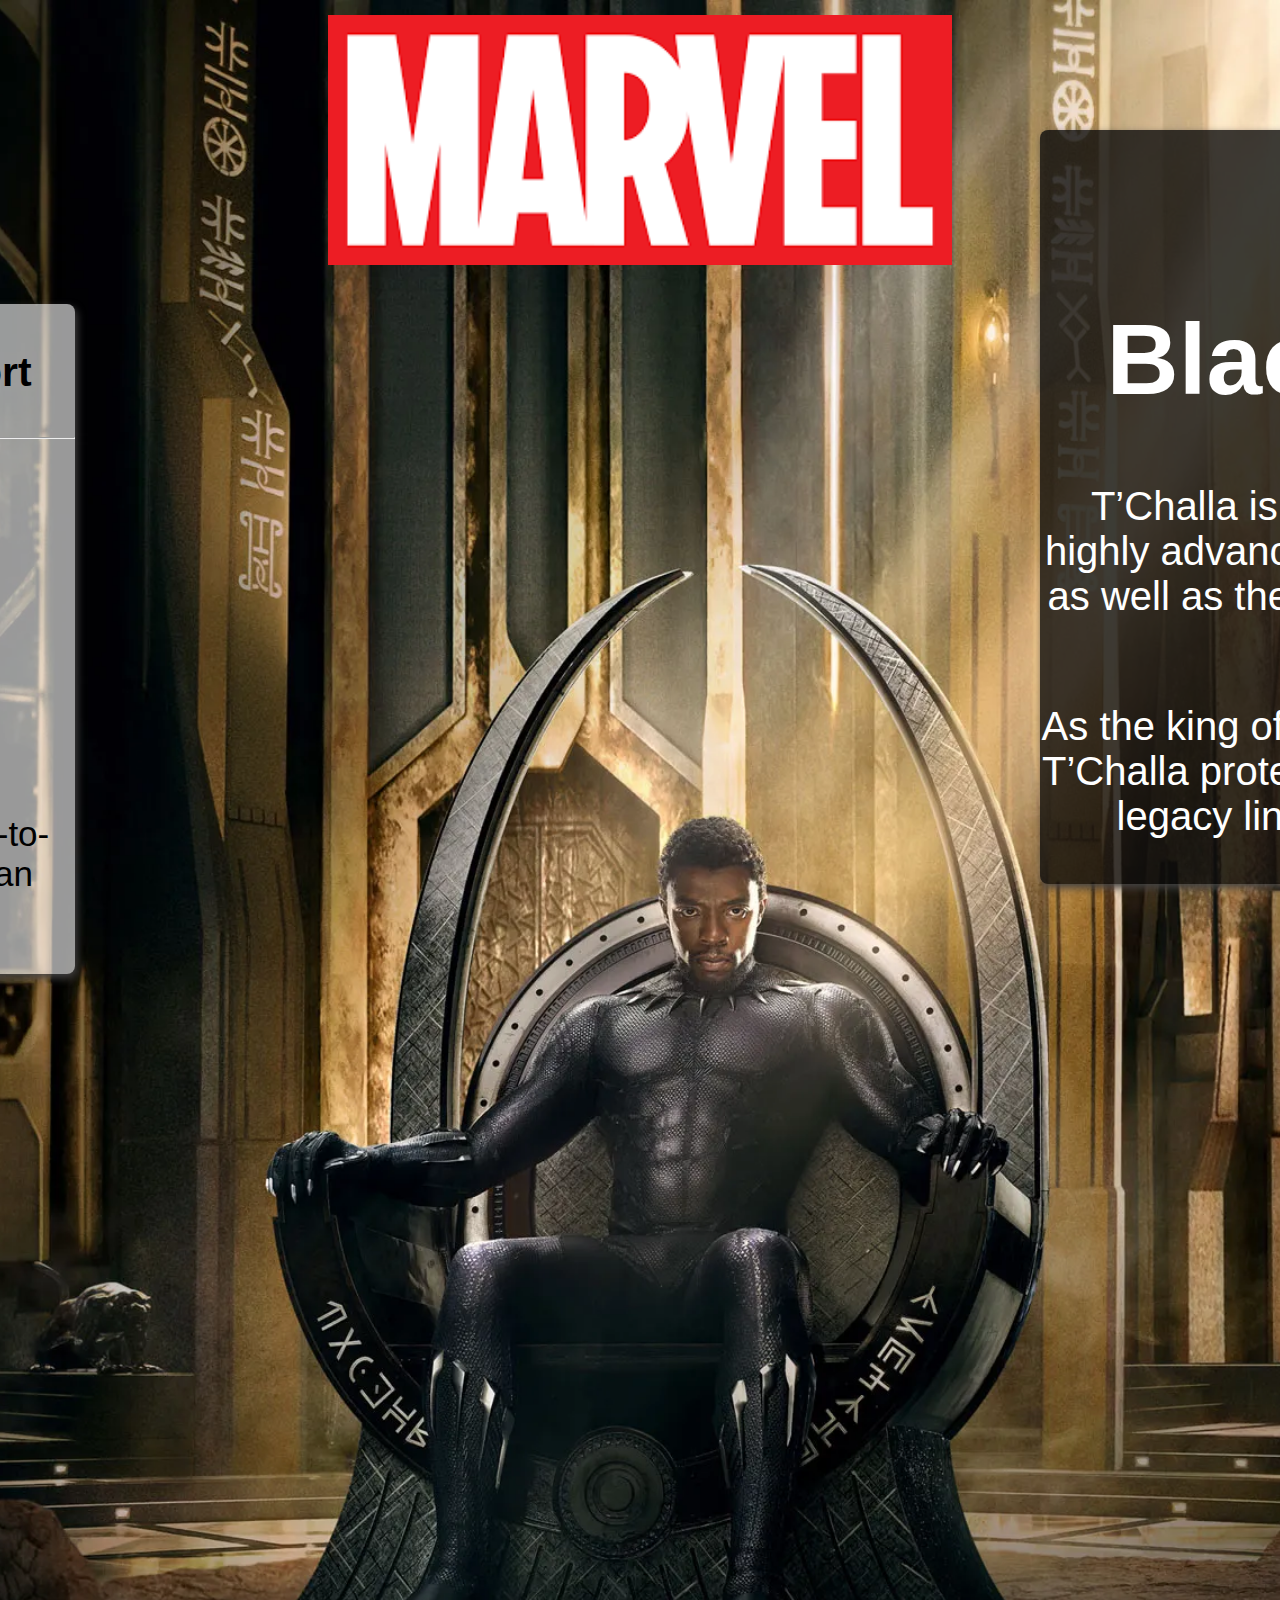
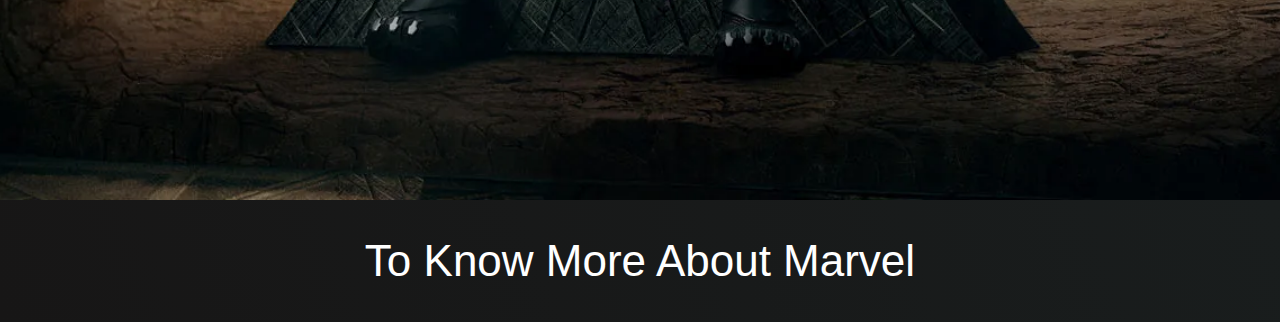
<file: black-panther.html>
<!DOCTYPE html>
<html lang="en">
<head>
    <meta charset="UTF-8">
    <meta name="viewport" content="width=device-width, initial-scale=1.0">
    <title>black-panther</title>
    <link rel="stylesheet" href="shared.css" />
    <link rel="stylesheet" href="black-panther-styles.css" />
</head>
<body>
    <header>
        <div id="page-logo">
          <a href="index.html"
            ><img src="page-logo.png" alt="Marvel" height="0"
          /></a>
          <nav></nav>
        </div>
      </header>
      <main>
        <section id="background-img">
            <div id="detail-1">
                <h2>T'Challa</h2>
                <h1>Black Panther</h1>
                <p>T’Challa is the king of the secretive and highly advanced African nation of Wakanda - as well as the powerful warrior known as the Black Panther.</p>
                <p>As the king of the African nation of Wakanda, T’Challa protects his people as the latest in a legacy line of Black Panther warriors</p>
            </div>
            <div id="detail-2">
                <h3>In Comics Full Report</h3><hr>
                <p><strong>Height</strong> : 6'</p>
                <p><strong>Weight</strong> : 200 lbs</p>
                <p><strong>Gender</strong> : Male</p>
                <p><strong>Universe</strong> : Marvel</p>
                <p><strong>Powers</strong> : Heightened Senses,Night Vision,Hand-to-Hand Combat,Superhuman Strength</p>
            </div>
        </section>
      </main>
      <footer><a href="https://www.marvel.com/">To Know More About Marvel</a></footer>
</body>
</html>
</file>
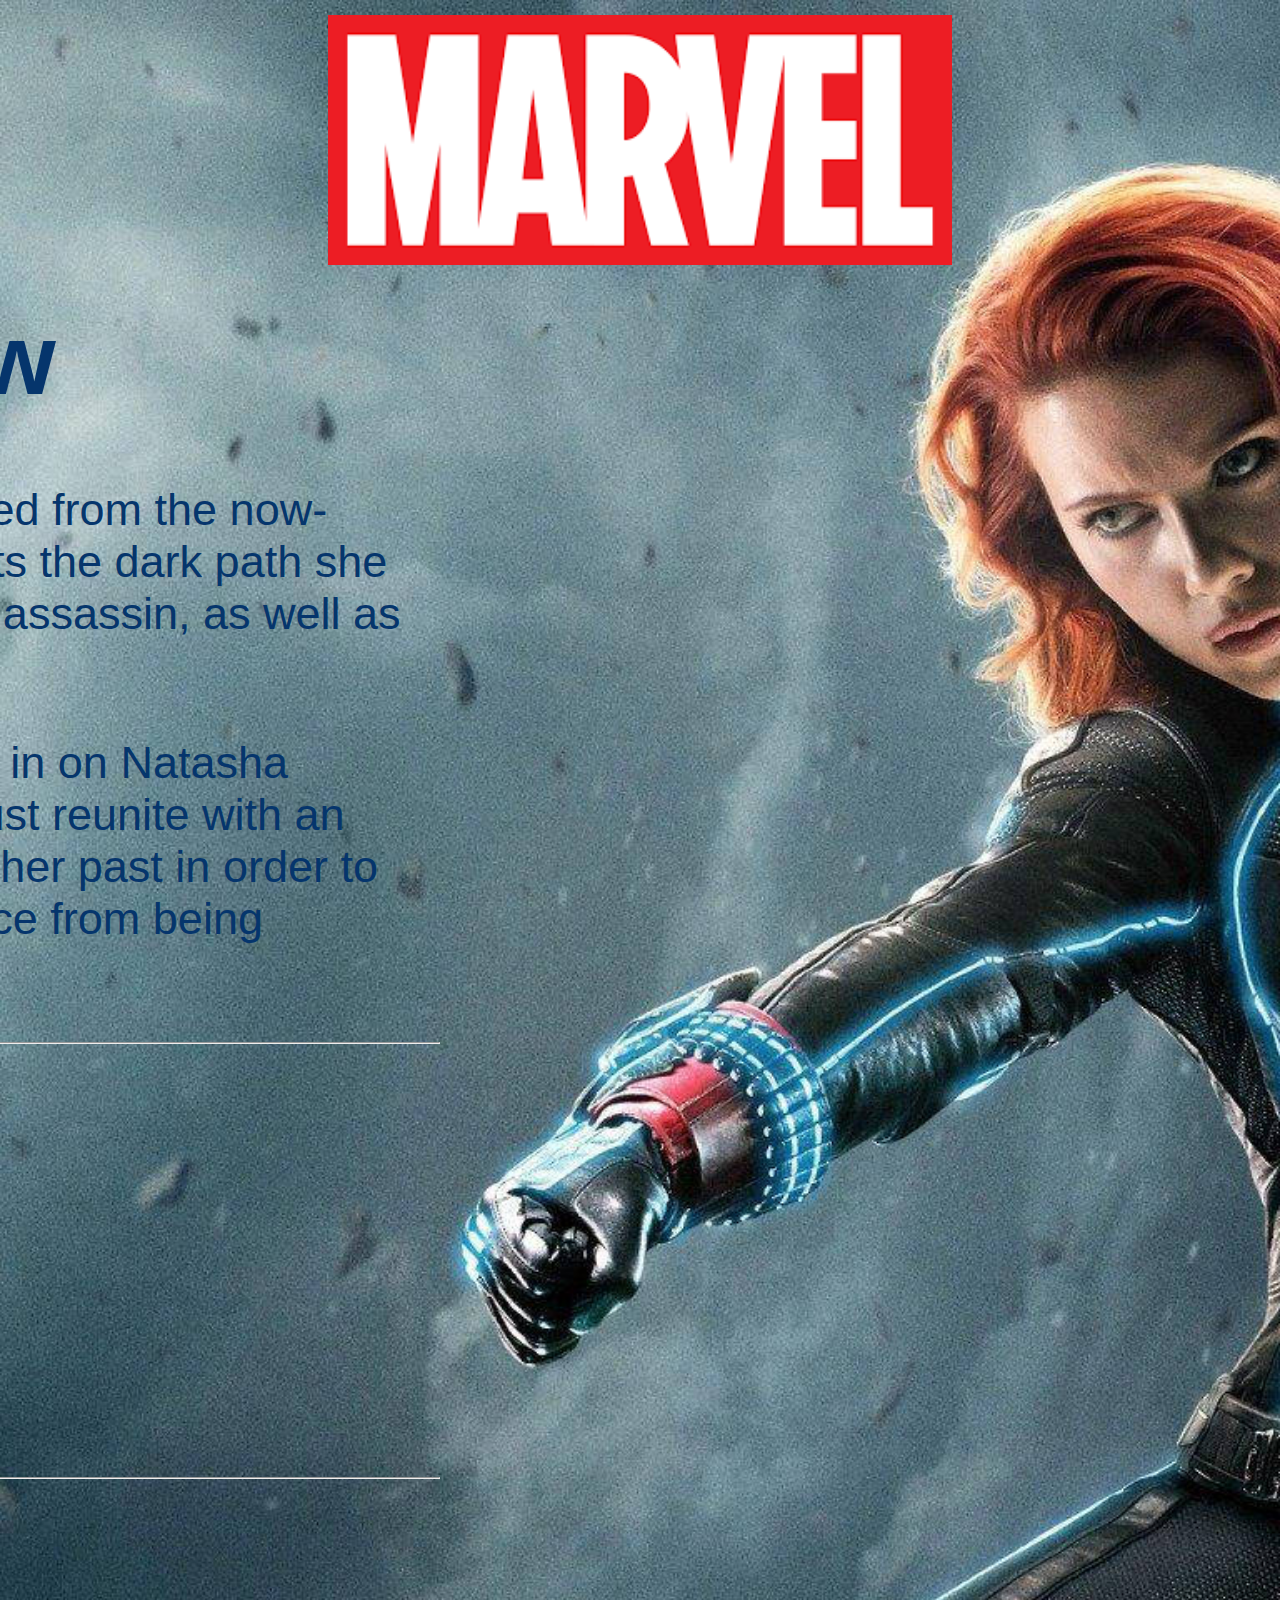
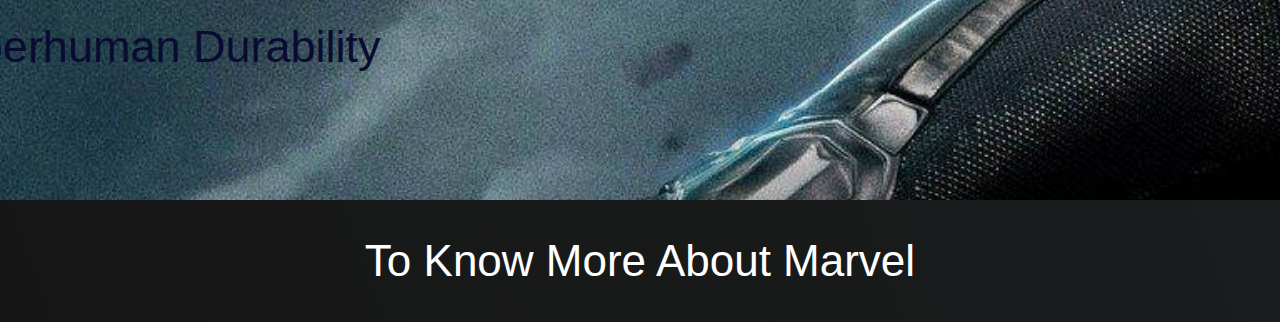
<file: black-widow.html>
<!DOCTYPE html>
<html lang="en">
<head>
    <meta charset="UTF-8">
    <meta name="viewport" content="width=device-width, initial-scale=1.0">
    <title>black-widow</title>
    <link rel="stylesheet" href="shared.css" />
    <link rel="stylesheet" href="black-widow-styles.css" />
</head>
<body>
    <header>
        <div id="page-logo">
          <a href="index.html"
            ><img src="page-logo.png" alt="Marvel" height="0"
          /></a>
          <nav></nav>
        </div>
      </header>
      <main>
        <section id="background-img">
            <div id="detail-1">
                <h2>Natasha Romanoff</h2>
                <h1>Black Widow</h1>
                <p>Natasha Romanoff, separated from the now-fractured Avengers, confronts the dark path she took to becoming a spy and assassin, as well as events that followed.</p>
                <p>A deadly assassin is closing in on Natasha Romanoff. Now Natasha must reunite with an unlikely group of spies from her past in order to survive and stop a lethal force from being unleashed on the world.</p><hr>
                <h3>In Comics Full Report</h3>
                <p class="Comics"><strong>Height</strong> : 5'7''</p>
                <p class="Comics"><strong>Weight</strong> : 131 lbs</p>
                <p class="Comics"><strong>Gender</strong> : Female</p><hr>
                <p class="Comics"><strong>Universe</strong> : Marvel</p>
                <p class="Comics"><strong>Powers</strong> : Slowed Aging,Superhuman Durability</p>
            </div>
        </section>
      </main>
      <footer><a href="https://www.marvel.com/">To Know More About Marvel</a></footer>
</body>
</html>
</file>
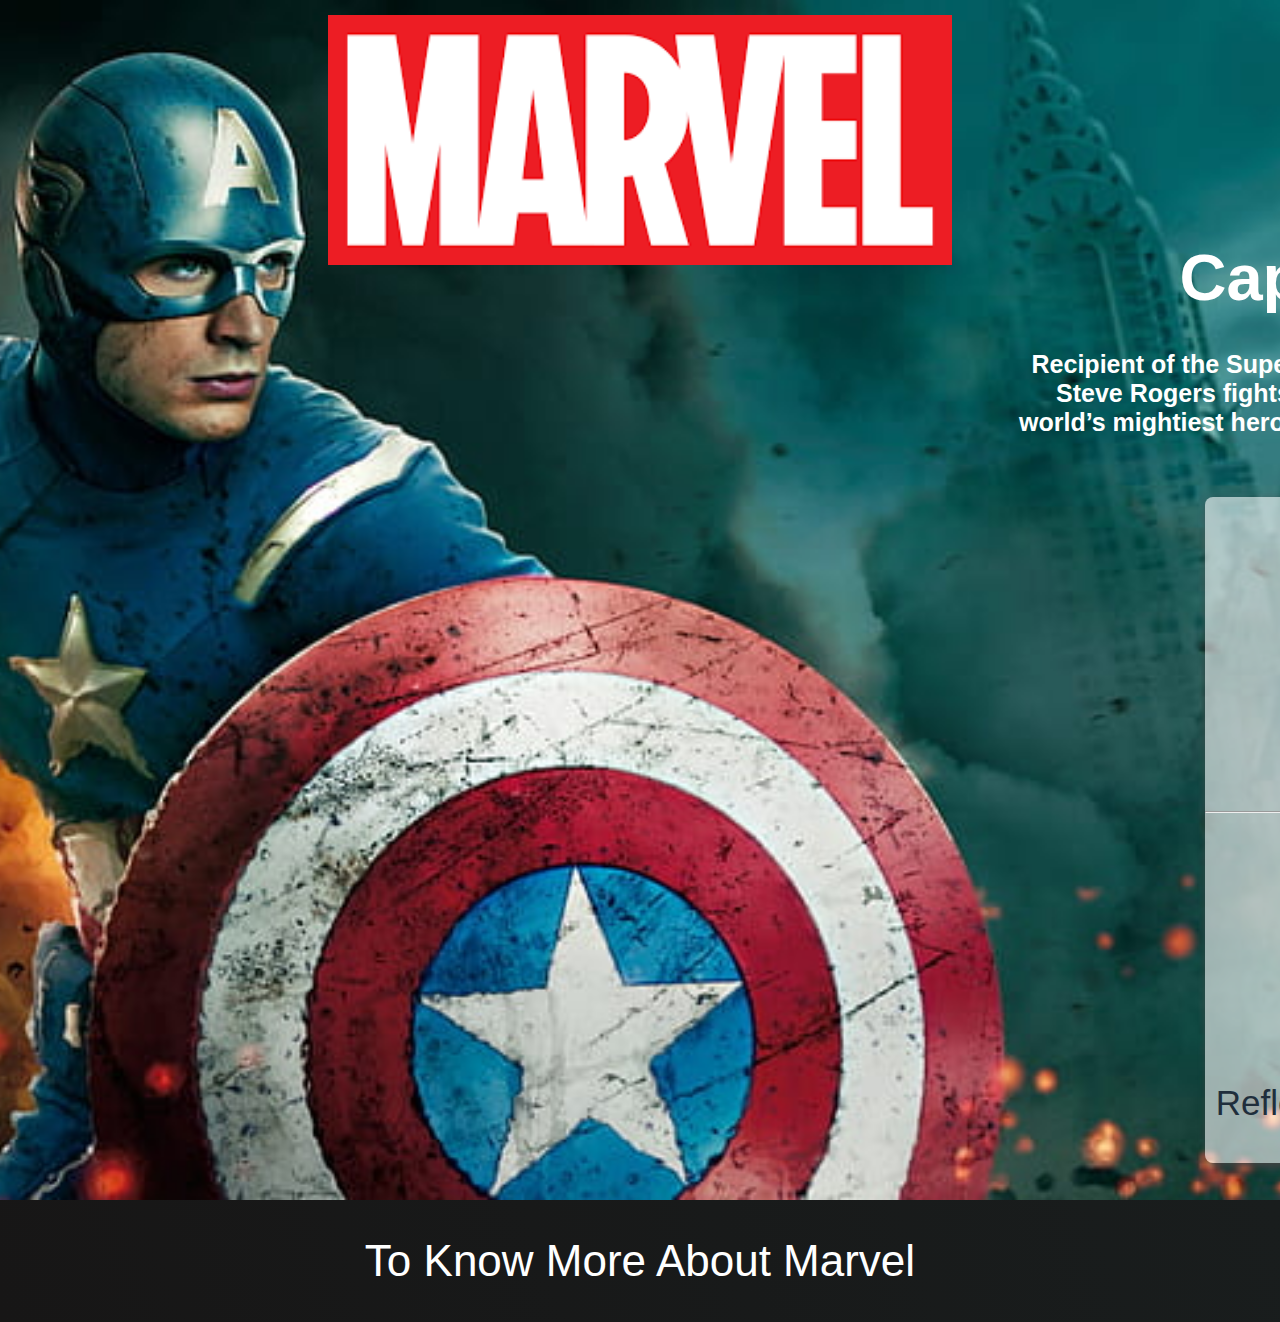
<file: captain-america.html>
<!DOCTYPE html>
<html lang="en">
<head>
    <meta charset="UTF-8">
    <meta name="viewport" content="width=device-width, initial-scale=1.0">
    <title>Captain America</title>
    <link rel="stylesheet" href="shared.css" />
    <link rel="stylesheet" href="captain-america-styles.css" />
</head>
<body>
    <header>
        <div id="page-logo">
          <a href="index.html"
            ><img src="page-logo.png" alt="Marvel" height="0"
          /></a>
          <nav></nav>
        </div>
      </header>
      <main>
        <section id="background-img">
            <div id="detail-1">
                <h2>Steve Rogers</h2>
                <h1>Captain America</h1>
                <p>Recipient of the Super Soldier serum, World War II hero Steve Rogers fights for American ideals as one of the world’s mightiest heroes and the leader of the Avengers.</p>
            </div>
            <div id="detail-2">
                <h3>In Comics Full Report</h3>
                <p><strong>Height</strong> : 6'2''</p>
                <p><strong>Weight</strong> : 240 lbs</p>
                <p><strong>Gender</strong> : Male</p><strong><hr></strong><p><strong>Universe</strong> : Marvel</p>
                <p><strong>Powers</strong> : Superhuman Agility,Superhuman Stamina,Superhuman Durability,Superhuman Reflexes,Superhuman Strength</p>
            </div>
        </section>
      </main>
      <footer><a href="https://www.marvel.com/">To Know More About Marvel</a></footer>
</body>
</html>
</file>
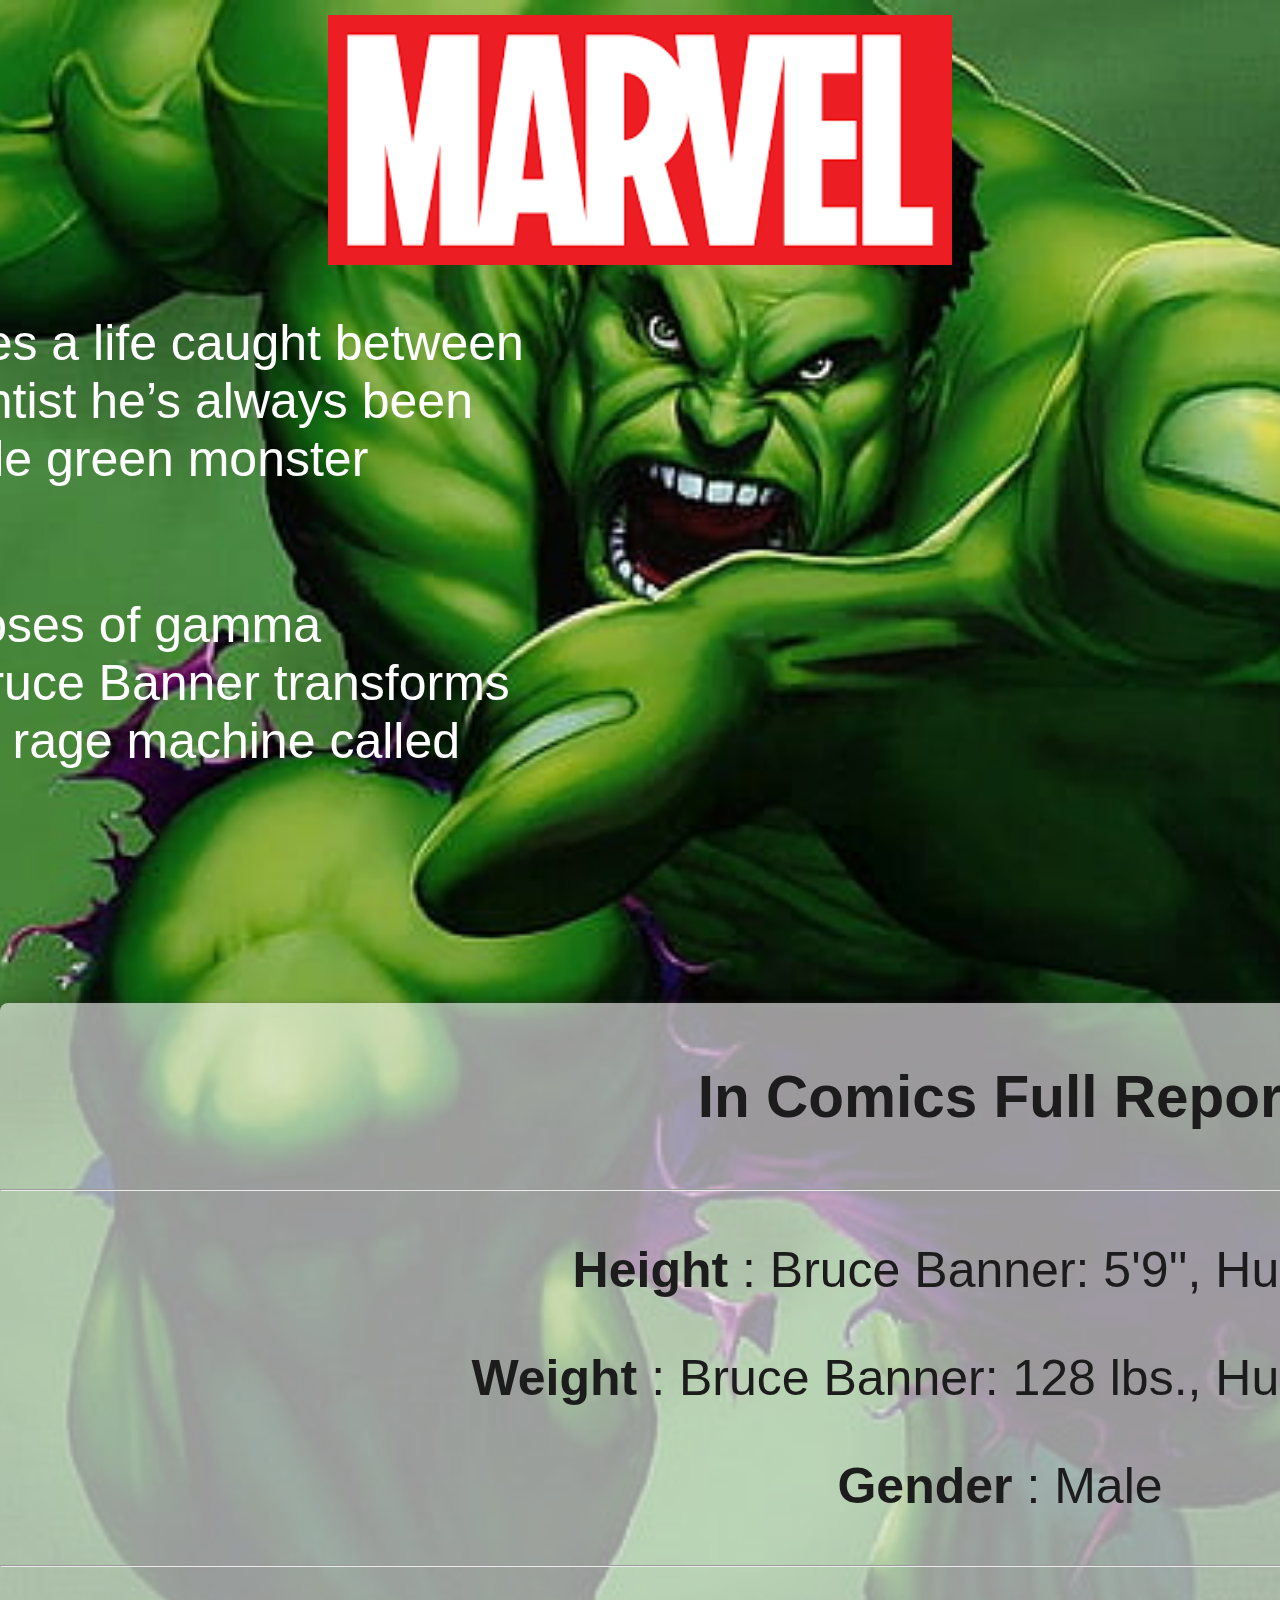
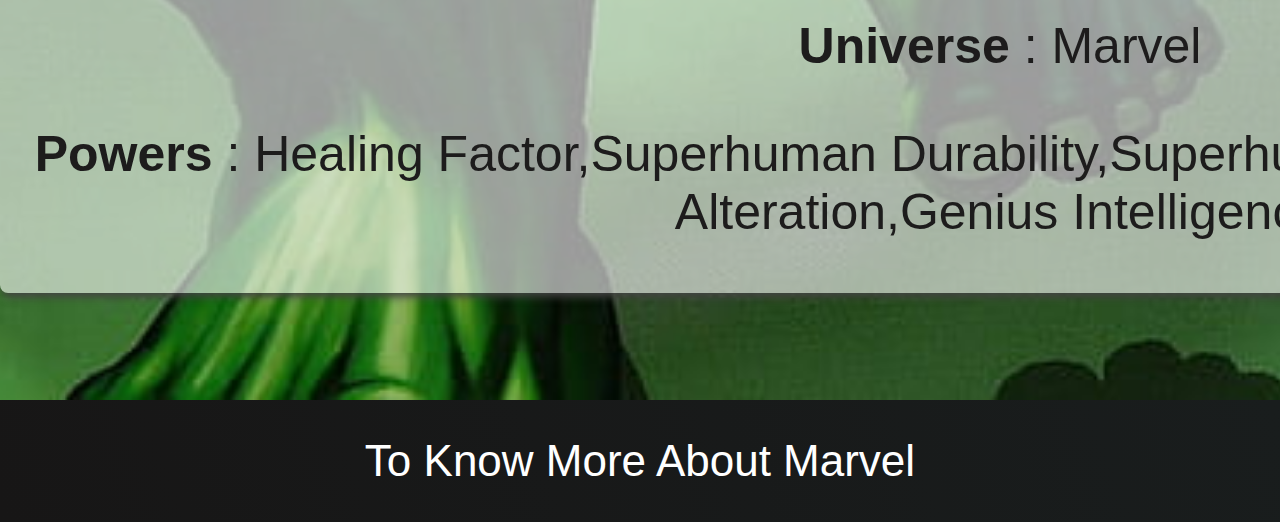
<file: hulk.html>
<!DOCTYPE html>
<html lang="en">
<head>
    <meta charset="UTF-8">
    <meta name="viewport" content="width=device-width, initial-scale=1.0">
    <title>Hulk</title>
    <link rel="stylesheet" href="shared.css" />
    <link rel="stylesheet" href="hulk-styles.css" />
</head>
<body>
    <header>
        <div id="page-logo">
          <a href="index.html"
            ><img src="page-logo.png" alt="Marvel" height="0"/></a>
          <nav></nav>
        </div>
      </header>
      <main>
        <section id="background-img">
            <div id="detail-1">
                <h2>Bruce Banner</h2>
                <h1>Hulk</h1>
            </div>
            <div id="detail-2">
                <p>Dr. Bruce Banner lives a life caught between the soft-spoken scientist he’s always been and the uncontrollable green monster powered by his rage.</p>
                <p>Exposed to heavy doses of gamma radiation, scientist Bruce Banner transforms into the mean, green rage machine called the Hulk.</p>
            </div>
            <div id="detail-3">
                <h3>In Comics Full Report</h3><hr>
                <p><strong>Height</strong> : Bruce Banner: 5'9'', Hulk: 7'6''</p>
                <p><strong>Weight</strong> : Bruce Banner: 128 lbs., Hulk: 1150 lbs</p>
                <p><strong>Gender</strong> : Male</p><hr>
                <p><strong>Universe</strong> : Marvel</p>
                <p><strong>Powers</strong> : Healing Factor,Superhuman Durability,Superhuman Strength,Size and Shape Alteration,Genius Intelligence</p>
            </div>
        </section>
      </main>
      <footer>
        <a href="https://www.marvel.com/">To Know More About Marvel</a>
    </footer>
</body>
</html>
</file>
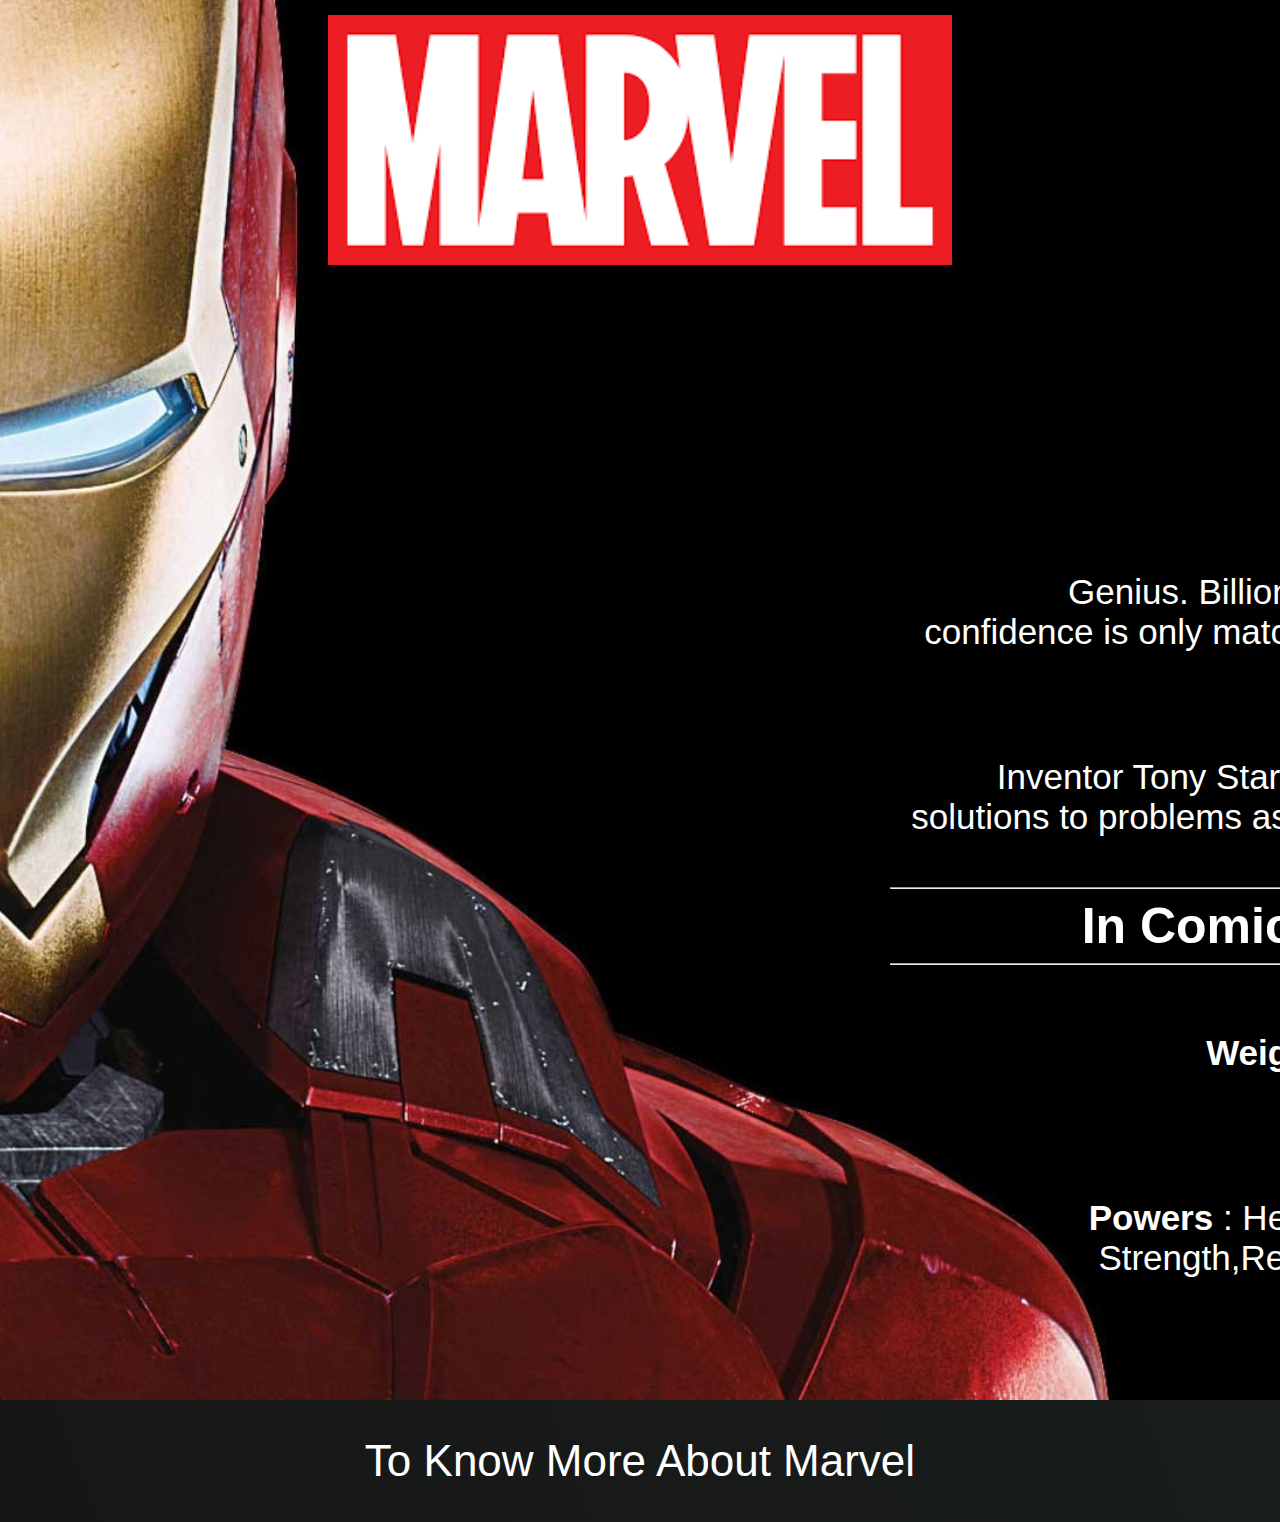
<file: iron-man.html>
<!DOCTYPE html>
<html lang="en">
  <head>
    <meta charset="UTF-8" />
    <meta name="viewport" content="width=device-width, initial-scale=1.0" />
    <title>Iron Man</title>
    <link rel="stylesheet" href="shared.css" />
    <link rel="stylesheet" href="iron-man-styles.css" />
  </head>
  <body>
    <header>
      <div id="page-logo">
        <a href="index.html"
          ><img src="page-logo.png" alt="Marvel" height="0"
        /></a>
        <nav></nav>
      </div>
    </header>
    <main>
      <section id="background-img">
        <div id="detail-1">
          <h2>Tony Stark</h2>
          <h1>IRON MAN</h1>
          <p>
            Genius. Billionaire. Philanthropist. Tony Stark's confidence is only
            matched by his high-flying abilities as the hero called Iron Man.
          </p>
          <p>
            Inventor Tony Stark applies his genius for high-tech solutions to
            problems as Iron Man, the armored Avenger.
          </p>
          <div id="detail-2"><hr>
            <h3>In Comics Full Report</h3><hr>
            <div id="properties">
                <p><strong>Heigth</strong> : 6'1'', In Armor: 6'6''</p>
                <p><strong>Weight</strong> : 225 lbs., In Armor: 425 lbs</p>
                <p><strong>Gender</strong> : Male</p>
                <p><strong>Universe</strong> : Marvel Universe</p>
                <p><strong>Powers</strong> : Heightened Senses,Superhuman Strength,Regeneration,Genius Intelligence</p>
            </div>
            </div>
          </div>
        </div>
      </section>
      <section></section>
    </main>
    <footer>
        <a href="https://www.marvel.com/">To Know More About Marvel</a>
    </footer>
  </body>
</html>
</file>
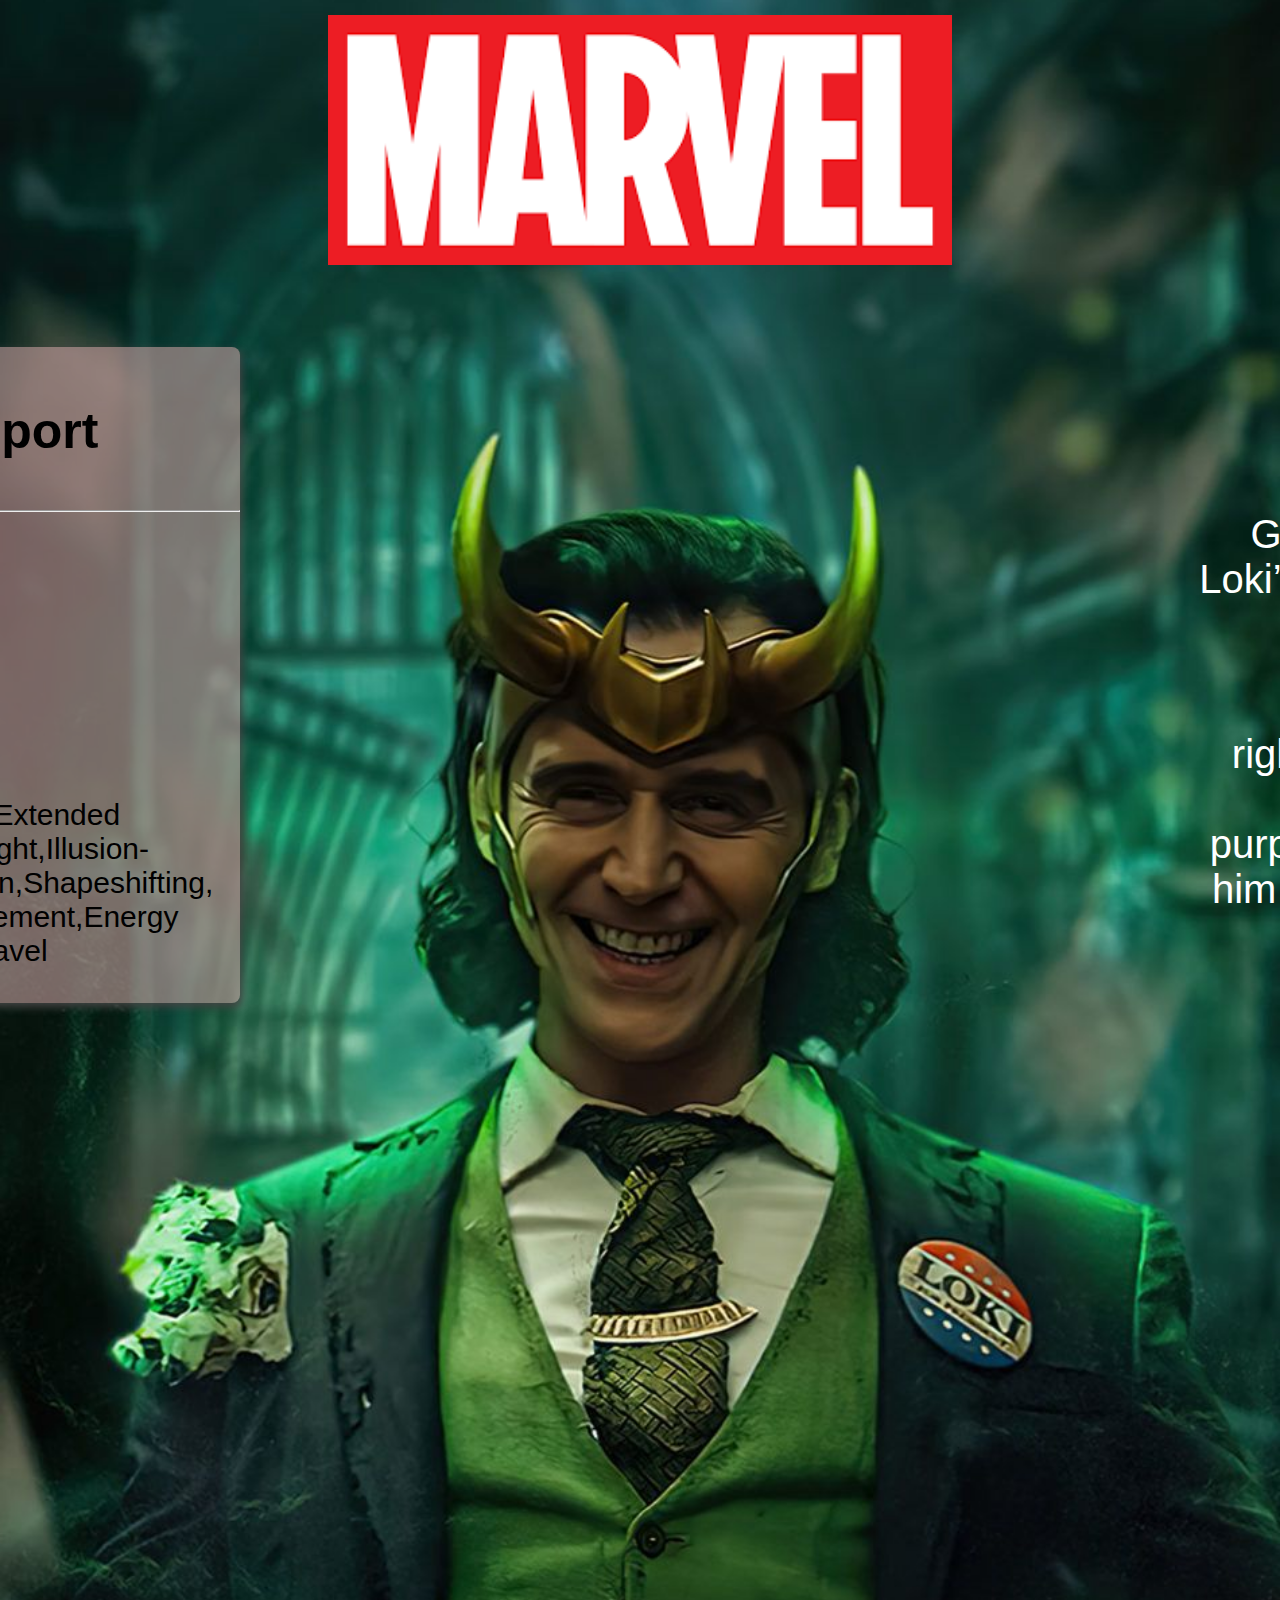
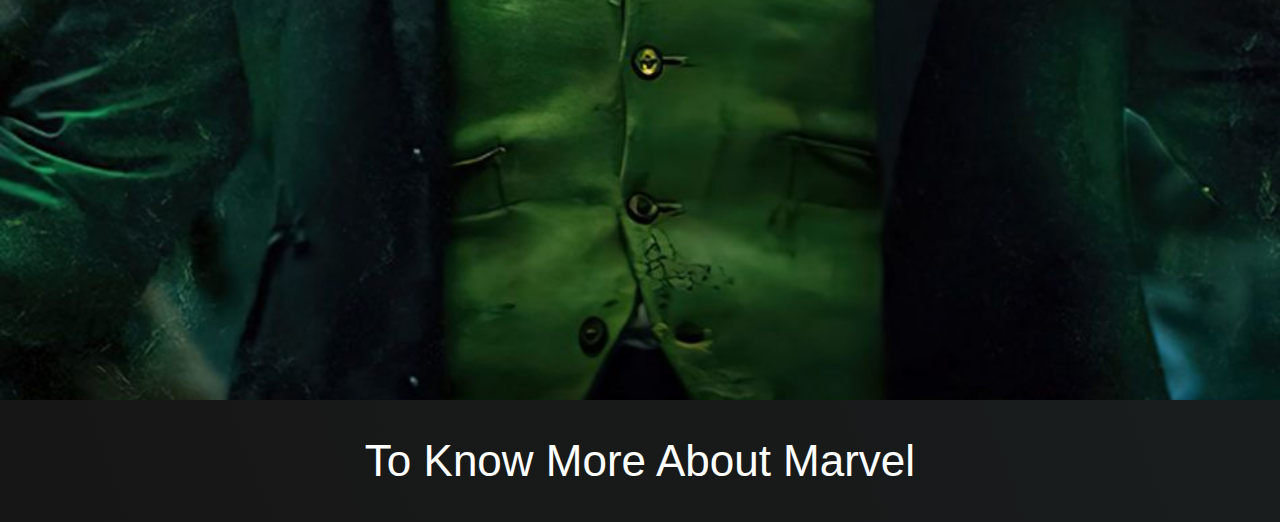
<file: loki.html>
<!DOCTYPE html>
<html lang="en">
<head>
    <meta charset="UTF-8">
    <meta name="viewport" content="width=device-width, initial-scale=1.0">
    <title>loki</title>
    <link rel="stylesheet" href="shared.css" />
    <link rel="stylesheet" href="loki-styles.css" />
</head>
<body>
    <header>
        <div id="page-logo">
          <a href="index.html"
            ><img src="page-logo.png" alt="Marvel" height="0"
          /></a>
          <nav></nav>
        </div>
      </header>
      <main>
        <section id="background-img">
            <div id="detail-1">
                <h2>Tom Hiddleston</h2>
                <h1>Loki</h1>
                <p>God of Mischief and brother to Thor, Loki’s tricks and schemes wreak havoc across the realms</p>
                <p>Loki, Prince of Asgard, Odinson, rightful heir of Jotunheim, and God of Mischief, is burdened with glorious purpose. His desire to be a king drives him to sow chaos in Asgard. In his lust for power, he extends his reach to Earth</p>
            </div>
            <div id="detail-2">
                <h3>In Comics Full Report</h3><hr>
                <p><strong>Height</strong> : 6'4"</p>
                <p><strong>Weight</strong> : 525 lbs</p>
                <p><strong>Gender</strong> : Male</p>
                <p><strong>Universe</strong> : Marvel</p>
                <p><strong>Powers</strong> : Superhuman Strength,Extended Lifespan,Superhuman Durability,Flight,Illusion-Casting,Telepathy,Hypnosis,Teleportation,Shapeshifting,<br>Astral Projection,Molecular Rearrangement,Energy Blasts,Inter-Dimensional Travel</p>
            </div>
        </section>
      </main>
      <footer>
        <a href="https://www.marvel.com/">To Know More About Marvel</a>
    </footer>
</body>
</html>
</file>
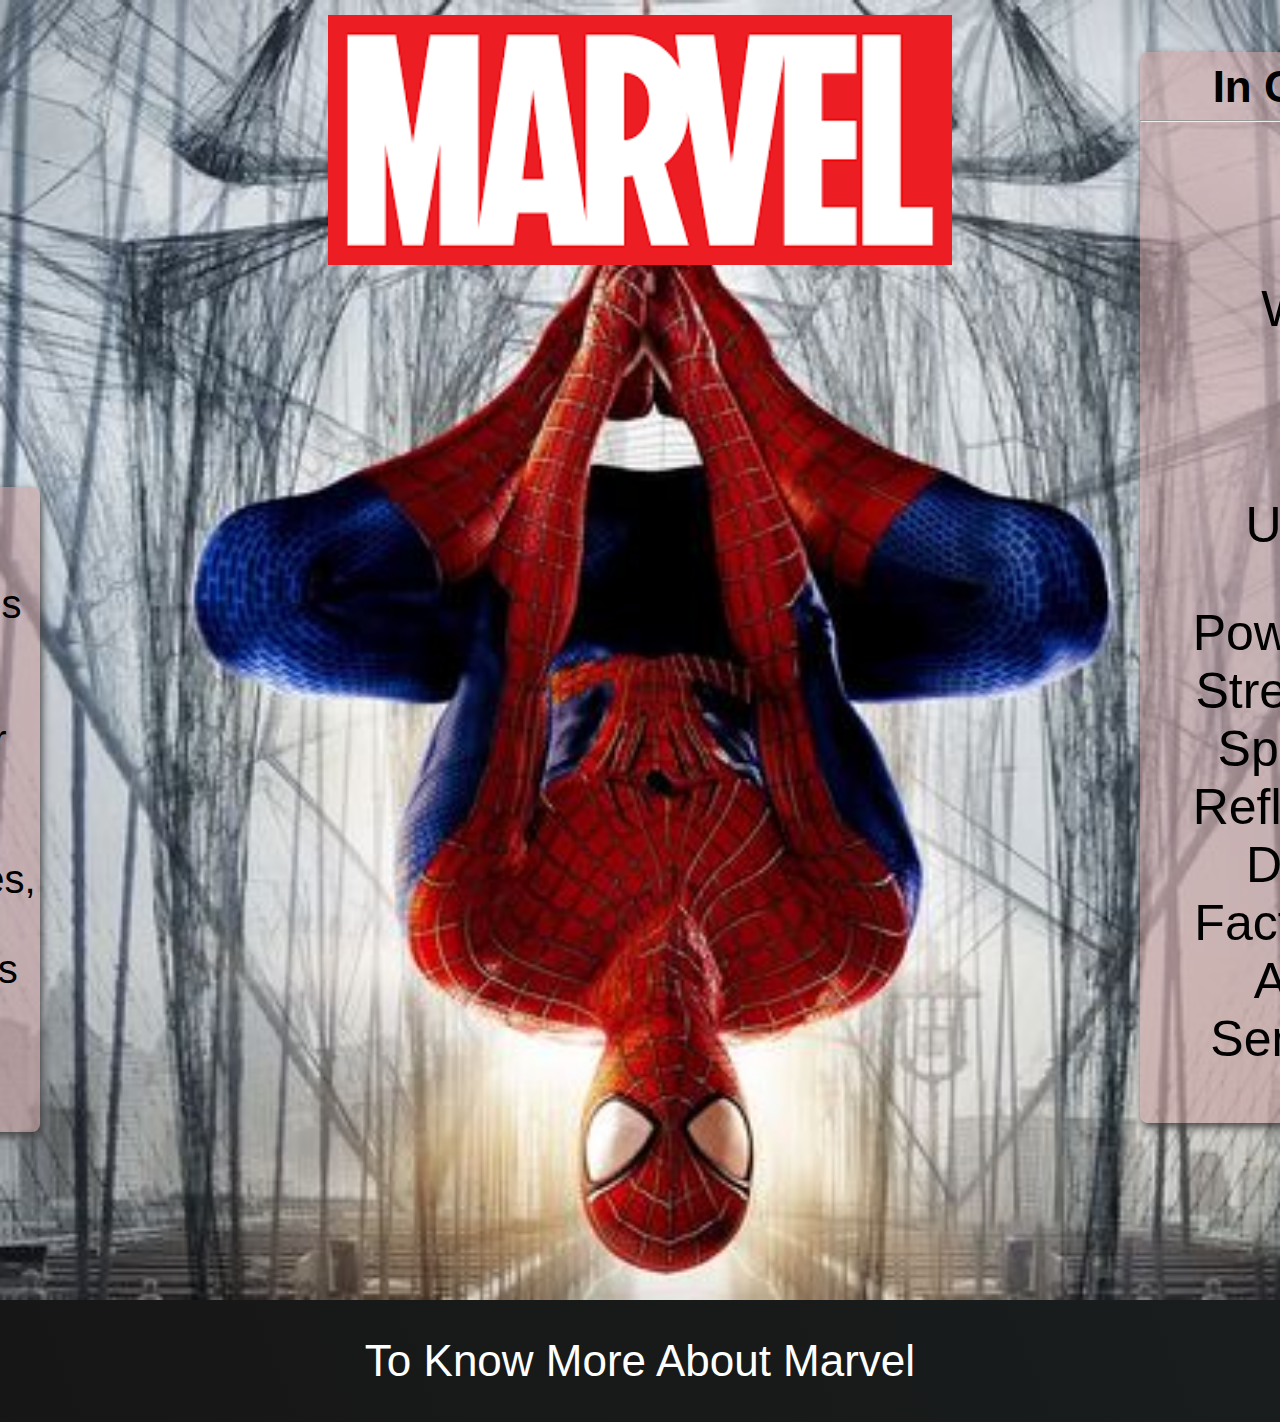
<file: spider-man.html>
<!DOCTYPE html>
<html lang="en">
<head>
    <meta charset="UTF-8">
    <meta name="viewport" content="width=device-width, initial-scale=1.0">
    <title>Spider Man</title>
    <link rel="stylesheet" href="shared.css" />
    <link rel="stylesheet" href="spider-man-styles.css" />
</head>
<body>
    <header>
        <div id="page-logo">
          <a href="index.html"
            ><img src="page-logo.png" alt="Marvel" height="0"
          /></a>
          <nav></nav>
        </div>
      </header>
      <main>
        <section id="background-img"> 
            <div id="detail-1">
                <h2>Peter Parker</h2>
                <h1>Spider Man</h1>
            </div>
            <div id="detail-2">
                <p>Bitten by a radioactive spider, Peter Parker’s arachnid abilities give him amazing powers he uses to help others, while his personal life continues to offer plenty of obstacles.</p>
                <p>With amazing spider-like abilities, teenage science whiz Peter Parker fights crime and dreams of becoming an Avenger as Spider-Man.</p>
            </div>
            <div id="detail-3">
                <h3>In Comics Full Report</h3><hr>
                <p>Height : 5'10"</p>
                <p>Weight : 167 lbs</p>
                <p>Gender : Male</p>
                <p>Universe : Marvel</p>
                <p>Powers : Superhuman Strength,Superhuman Speed,Superhuman Reflexes,Superhuman Durability,Healing Factor,"Spider-Sense" Alert,Heightened Senses,Wallcrawling</p>
            </div>
        </section>
      </main>
      <footer>
        <a href="https://www.marvel.com/">To Know More About Marvel</a>
      </footer>
</body>
</html>
</file>
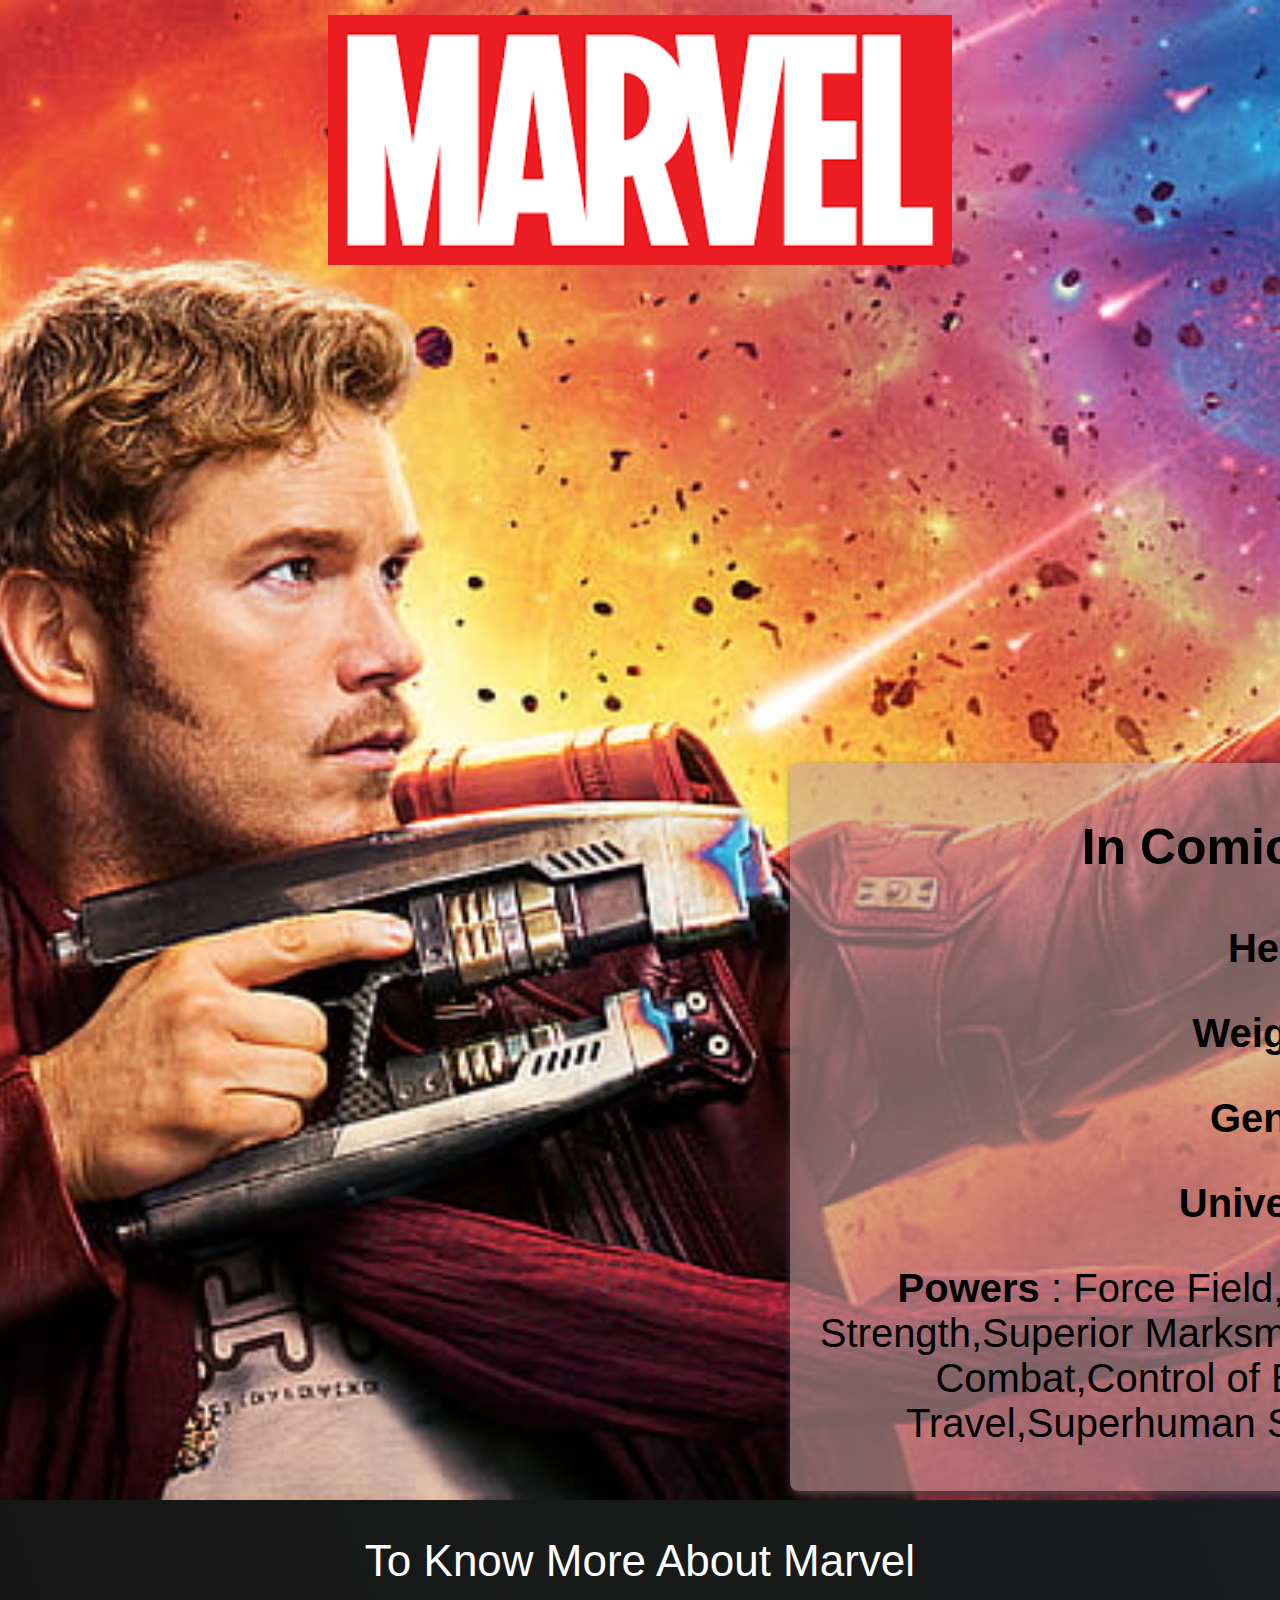
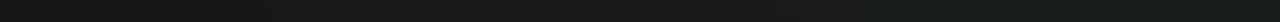
<file: star-lord.html>
<!DOCTYPE html>
<html lang="en">
<head>
    <meta charset="UTF-8">
    <meta name="viewport" content="width=device-width, initial-scale=1.0">
    <title>starlord</title>
    <link rel="stylesheet" href="shared.css" />
    <link rel="stylesheet" href="star-lord-styles.css" />
</head>
<body>
    <header>
        <div id="page-logo">
          <a href="index.html"
            ><img src="page-logo.png" alt="Marvel" height="0"
          /></a>
          <nav></nav>
        </div>
      </header>
      <main>
        <section id="background-img">
            <div id="detail-1">
                <h2>Peter Quill</h2>
                <h1>Star Lord</h1>
                <p>Leader of the Guardians of the Galaxy, Peter Quill, known as Star-Lord, brings a sassy sense of humor while protecting the universe from any and all threats</p>
                <p>Would-be thief Peter Quill journeys through space as Star-Lord, the leader of the Guardians of the Galaxy</p>
            </div>
            <div id="detail-2">
                <h3>In Comics Full Report</h3>
                <p><strong>Height</strong> : 6'2"</p>
                <p><strong>Weight</strong> : 175 lbs</p>
                <p><strong>Gender</strong> : Male</p>
                <p><strong>Universe</strong> : Marvel</p>
                <p><strong>Powers</strong> : Force Field,Healing Factor,Superhuman Strength,Superior Marksmanship,Sword-Fighting,Unarmed Combat,Control of Elements,Flight,Interstellar Travel,Superhuman Speed,Superhuman Intuition</p>
            </div>
        </section>
      </main>
      <footer>
        <a href="https://www.marvel.com/">To Know More About Marvel</a>
      </footer>
</body>
</html>
</file>
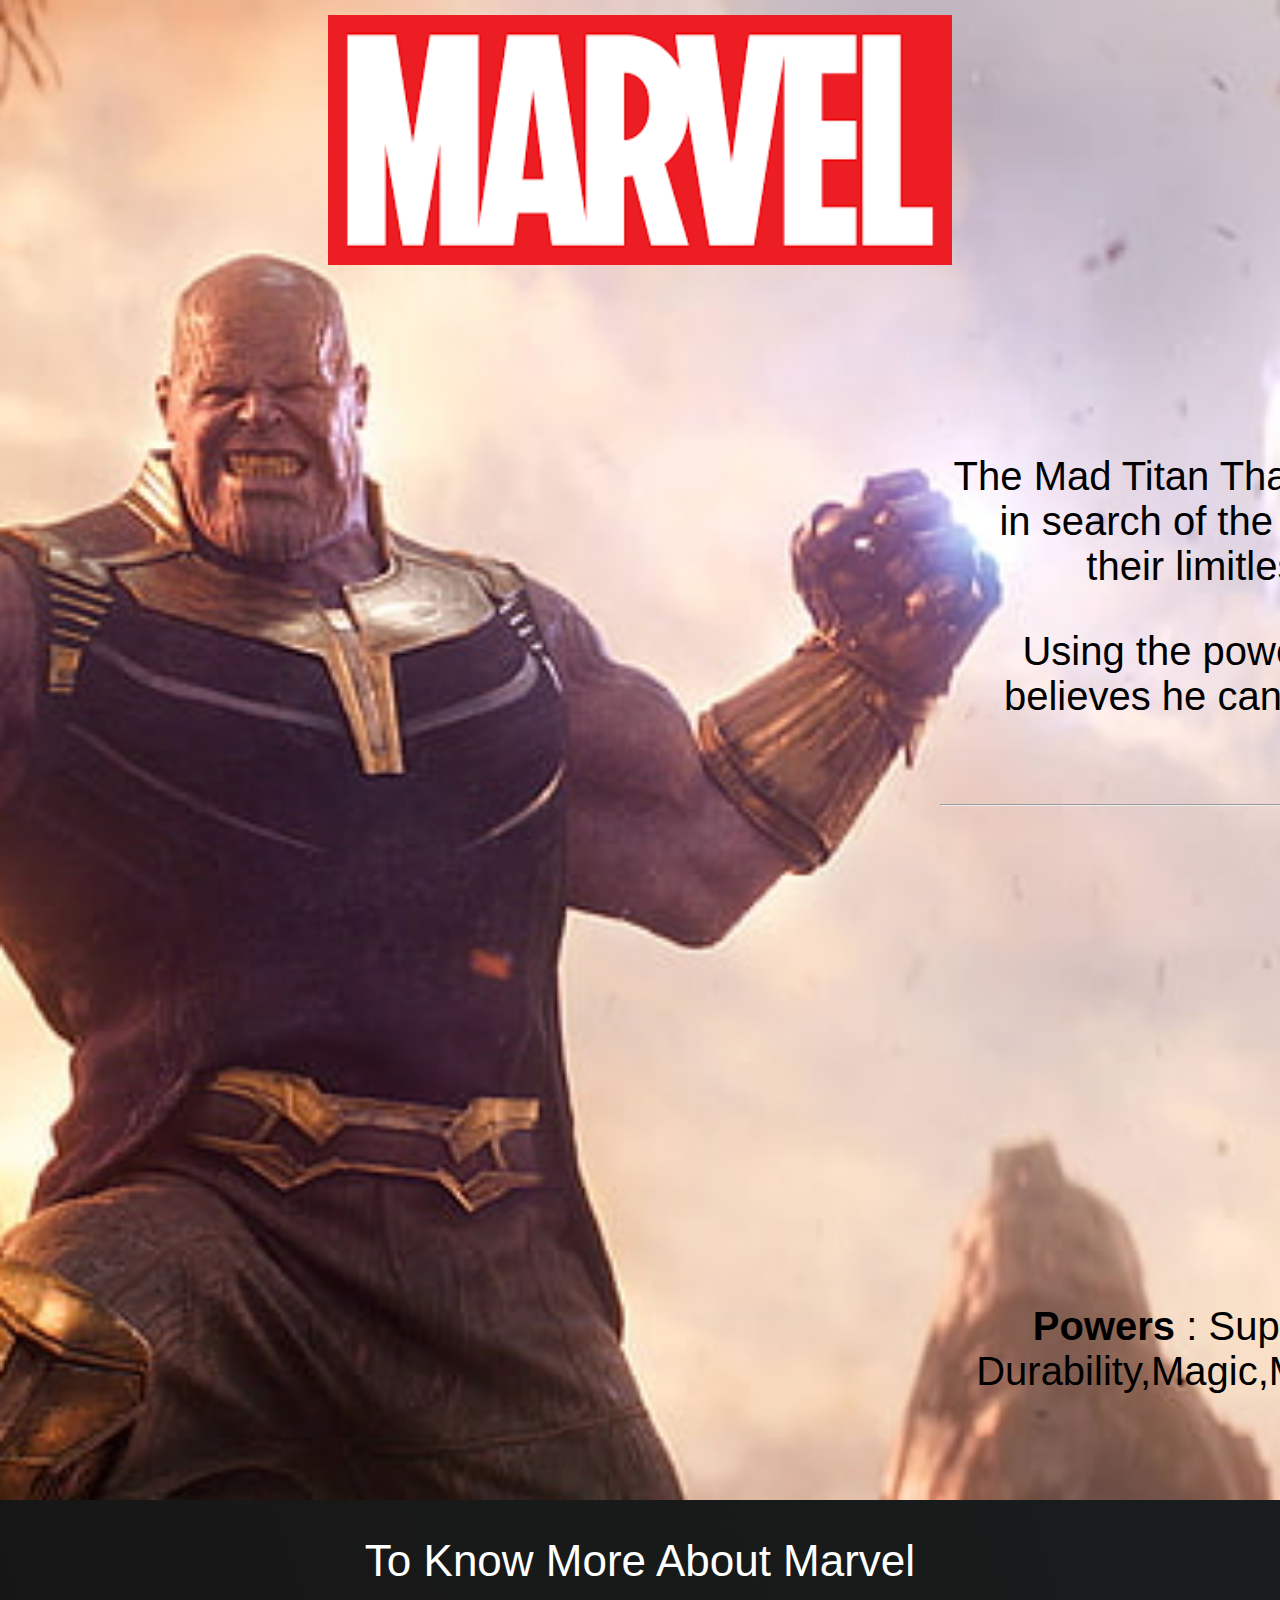
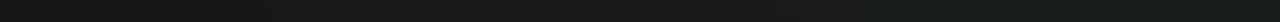
<file: thanos.html>
<!DOCTYPE html>
<html lang="en">
<head>
    <meta charset="UTF-8">
    <meta name="viewport" content="width=device-width, initial-scale=1.0">
    <title>thanos</title>
    <link rel="stylesheet" href="shared.css" />
    <link rel="stylesheet" href="thanos-styles.css" />
</head>
<body>
    <header>
        <div id="page-logo">
          <a href="index.html"
            ><img src="page-logo.png" alt="Marvel" height="0"
          /></a>
          <nav></nav>
        </div>
      </header>
      <main>
        <section id="background-img">
            <div id="detail-1">
                <h2>Josh Brolin</h2>
                <h1>Thanos</h1>
                <p>The Mad Titan Thanos quests across the universe in search of the Infinity Stones, intending to use their limitless power for shocking purposes</p>
                <p>Using the power of the Infinity Stones, Thanos believes he can ultimately save the universe by wiping out half of its population</p>
                <hr><h3>In Comics Full Report</h3>
                <p><strong>Height</strong> : 6'7"</p>
                <p><strong>Weight</strong> : 985 lbs</p>
                <p><strong>Gender</strong> : Male</p>
                <p><strong>Universe</strong> : Marvel</p>
                <p><strong>Powers</strong> : Superhuman Strength,Superhuman Durability,Magic,Mysticism,Black Arts,Immortality</p>
            </div>
        </section>
      </main>
      <footer><a href="https://www.marvel.com/">To Know More About Marvel</a></footer>
</body>
</html>
</file>
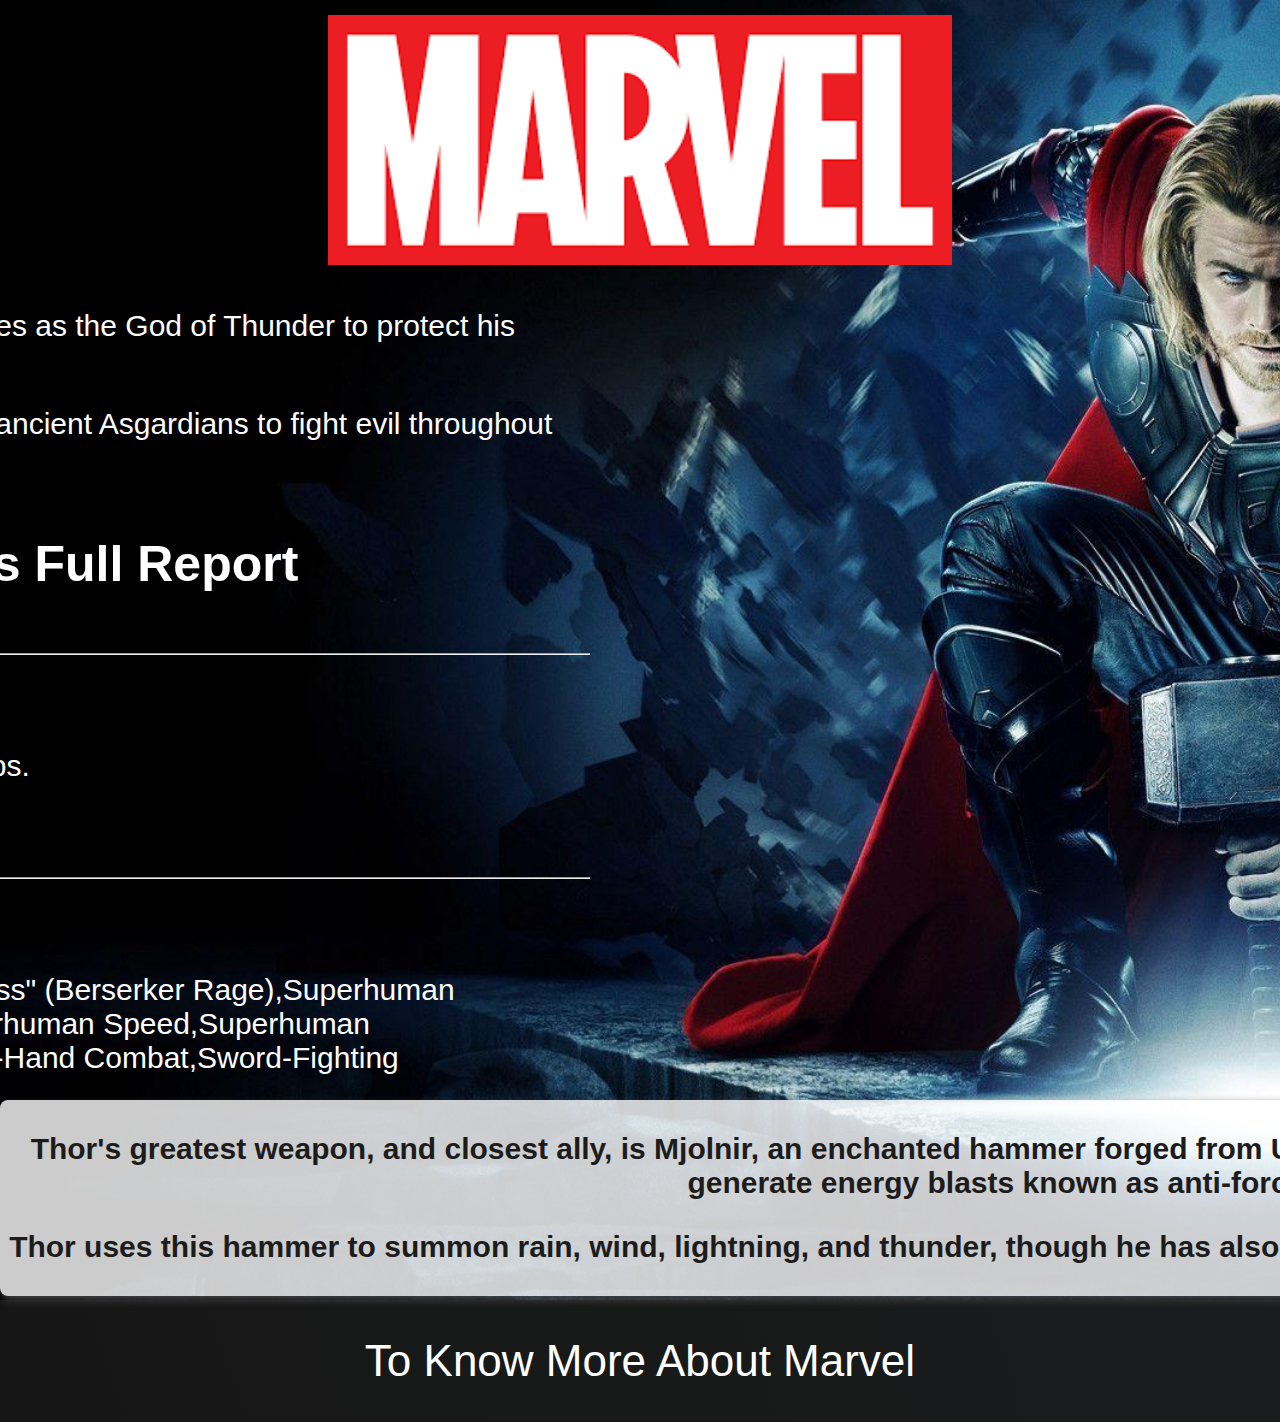
<file: thor.html>
<!DOCTYPE html>
<html lang="en">
<head>
    <meta charset="UTF-8">
    <meta name="viewport" content="width=device-width, initial-scale=1.0">
    <title>thor</title>
    <link rel="stylesheet" href="shared.css" />
    <link rel="stylesheet" href="thor-styles.css" />
</head>
<body>
    <header>
        <div id="page-logo">
          <a href="index.html"
            ><img src="page-logo.png" alt="Marvel" height="0"
          /></a>
          <nav></nav>
        </div>
      </header>
      <main>
        <section id="background-img">
            <div id="detail-1">
                <h2>Thor Odinson (Chris Hemsworth)</h2>
                <h1>Thor</h1>
                <p>The son of Odin uses his mighty abilities as the God of Thunder to protect his home Asgard and planet Earth alike.</p>
                <p>Thor Odinson wields the power of the ancient Asgardians to fight evil throughout the Nine Realms and beyond.</p>
                <h3>In Comics Full Report</h3><hr><p>Height : 6’6”, Donald Blake: 5’9”</p>
                <p>Weight : 640 lbs., Donald Blake: 150 lbs.</p>
                <p>Gender : Male</p><hr>
                <p>Universe : Marvel Universe</p>
                <p>Powers : Odinpower,"Warrior's Madness" (Berserker Rage),Superhuman Strength,Superhuman Durability,Superhuman Speed,Superhuman Reflexes,Control of Elements,Hand-to-Hand Combat,Sword-Fighting</p>
            </div>
            <div id="detail-2">
                <p>Thor's greatest weapon, and closest ally, is Mjolnir, an enchanted hammer forged from Uru metal, which has power over storms and can generate energy blasts known as anti-force.</p>
                <p> Thor uses this hammer to summon rain, wind, lightning, and thunder, though he has also been known to produce lightning from his hands.</p>
            </div>
        </section>
      </main>
      <footer>
        <a href="https://www.marvel.com/">To Know More About Marvel</a>
      </footer>
</body>
</html>
</file>
<file: shared.css>
body {
    font-family: "Quicksand", sans-serif;
    margin: 0;
}

header {
    display: flex;
    justify-content: space-around;
    align-items: center;
    padding: 15px 60px;
    position: absolute;
    width: 100%;
    top: 0;
    left: 0;
    box-sizing: border-box;
}

/* 
#page-logo {
    margin: 100px;
} */

#page-logo img{
    width: 100%;
    height: 250px;
    /* margin: 0; */
    /* object-fit: cover; */
}

/* header ul {
    display: flex;
}

header li {
    margin-left: 20px;
}

header a{
    color: rgb(255,251,0);
    text-decoration: none;
    font-size: 20px;
    padding: 12px;
    text-shadow: 1px 1px 2px rgba(0,0,0,0.2);
    border-radius: 6px;
} */
/* 
header nav a:hover {
    color: rgb(77,77,77);
    background-color: rgb(255,251,0);
} */

footer {
    background: linear-gradient(70deg, rgb(23, 22, 22), rgb(25,29,29));
    padding: 36px 0;
    text-align: center;
    font-size: 44px;
}

footer ul {
    display: flex;
    justify-content: center;
}

footer li {
    width: 80px;
    height: 80px;
    margin: 0 50px;
}

footer img {
    width: 100%;
    height: 100%;
}

footer a{
    text-decoration: none;
    color: white;
}
</file>
<file: black-panther-styles.css>
#background-img {
  height: 1800px;
  background-image: url("black-panther2.webp");
  background-position: center;
  background-size: cover;
}

#detail-1 {
  width: 800px;
  color: white;
  font-size: 25px;
  background-color: rgba(13, 12, 13, 0.8);
  box-shadow: 2px 4px 8px rgb(68, 67, 67);
  border-radius: 8px;
  text-align: center;
  padding: 5px 0;
  margin: 0 auto;
  position: relative;
  top: 130px;
  left: 800px;
}

#detail-1 h2 {
  font-weight: bold;
  font-size: 50px;
}

#detail-1 h1 {
  font-size: 100px;
  font-weight: bolder;
}

#detail-1 p {
  font-weight: normal;
  font-size: 40px;
}

#detail-2 {
  width: 510px;
  font-size: 35px;
  color: black;
  background-color: rgba(255, 255, 255, 0.6);
  box-shadow: 2px 4px 8px rgb(68, 67, 67);
  border-radius: 8px;
  text-align: center;
  padding: 5px 0;
  margin: 0 auto;
  position: relative;
  bottom: 450px;
  right: 820px;
}
</file>
<file: black-widow-styles.css>
#background-img {
  height: 1800px;
  background-image: url("black-widow2.jpg");
  background-position: center;
  background-size: cover;
}

#detail-1 {
  width: 1000px;
  color: rgb(5, 53, 108);
  font-size: 25px;
  /* background-color: rgba(254, 229, 252, 0.8);
      box-shadow: 2px 4px 8px rgb(68, 67, 67); */
  border-radius: 8px;
  text-align: left;
  padding: 5px 0;
  margin: 0 auto;
  position: relative;
  top: 130px;
  right: 700px;
}

#detail-1 h2 {
    font-size: 50px;
}

#detail-1 h1 {
    font-size: 100px;
}

#detail-1 p {
    font-size: 45px;
}

#detail-1 .Comics,#detail-1 h3 {
    font-size: 45px;
    color: rgb(9, 12, 48);
}
</file>
<file: captain-america-styles.css>
#background-img {
  height: 1200px;
  background-image: url("captain-america2.jpg");
  background-position: center;
  background-size: cover;
}

#detail-1 {
  width: 700px;
  color: white;
  font-size: 25px;
  /* background-color: rgba(254, 229, 252, 0.8);
    box-shadow: 2px 4px 8px rgb(68, 67, 67); */
  border-radius: 8px;
  text-align: right;
  padding: 5px 0;
  margin: 0 auto;
  position: relative;
  top: 130px;
  left: 700px;
}

#detail-1 h1 {
  font-weight: bolder;
  font-size: 65px;
  padding: 0;
  margin: 0;
}

#detail-1 h2 {
  position: relative;
  right: 40px;
  color: rgb(228, 219, 219);
  font-weight: lighter;
}

#detail-1 p {
  padding: 10px 0;
  font-weight: bold;
}

#detail-2 {
  width: 510px;
  font-size: 35px;
  color: white;
  background-color: rgba(255, 255, 255, 0.6);
  box-shadow: 2px 4px 8px rgb(68, 67, 67);
  border-radius: 8px;
  text-align: center;
  padding: 5px 0;
  margin: 0 auto;
  position: relative;
  top: 150px;
  left: 820px;
}

#detail-2 h3 {
  color: rgb(12, 19, 26);
  font-size: 30px;
  padding: 0;
  margin: 15px 5px;
}

#detail-2 p {
    color: rgb(32, 46, 60);
}
</file>
<file: hulk-styles.css>
#background-img {
  height: 2000px;
  background-image: url("hulk2.jpg");
  background-position: center;
  background-size: cover;
}

#detail-1 {
  width: 400px;
  color: white;
  border-radius: 8px;
  text-align: right;
  padding: 5px 0;
  margin: 0 auto;
  position: relative;
  top: 200px;
  left: 1000px;
}

#detail-1 h2 {
  font-size: 50px;
}

#detail-1 h1 {
  font-size: 100px;
  font-weight: bolder;
}

#detail-2 {
  width: 1000px;
  color: white;
  /* background-color: rgba(254, 229, 252, 0.8);
    box-shadow: 2px 4px 8px rgb(68, 67, 67); */
  border-radius: 8px;
  text-align: left;
  padding: 5px 0;
  margin: 0 auto;
  position: relative;
  bottom: 100px;
  left: -600px;
}

#detail-2 p {
    font-size: 50px;
}

#detail-3 {
  width: 2000px;
  color: rgb(29, 28, 28);
  background-color: rgba(255, 255, 255, 0.6);
  box-shadow: 2px 4px 8px rgb(68, 67, 67);
  border-radius: 8px;
  text-align: left;
  padding: 2px 0;
  margin: 0 auto;
  position: relative;
  top: 20px;
  font-size: 30px;
  /* left: -100px; */
  text-align: center;
  font-size: 50px;
}
</file>
<file: iron-man-styles.css>
#background-img {
  height: 1400px;
  background-image: url("iron-man2.jpg");
  background-position: center;
  background-size: cover;
}

#detail-1 {
  width: 900px;
  color: white;
  border-radius: 8px;
  text-align: right;
  padding: 5px 0;
  margin: 0 auto;
  position: relative;
  top: 300px;
  left: 700px;
}

#detail-1 h1 {
  font-weight: bolder;
  font-size: 70px;
}

#detail-1 h2 {
  font-size: 40px;
  color: rgb(147, 146, 146);
  font-weight: lighter;
}

#detail-1 p {
  font-size: 35px;
  padding: 15px 0;
}

#detail-2 {
  text-align: right;
}

#detail-2 h3 {
  color: white;
  font-weight: bold;
  text-align: center;
  font-size: 50px;
  margin: 0;
}

#properties p {
  text-decoration: none;
  color: white;
  padding: 5px 2px;
  margin: 5px 30px;
  border-radius: 4px;
  text-align: right;
  top: 0;
}
</file>
<file: loki-styles.css>
#background-img {
  height: 2000px;
  background-image: url("loki2.jpg");
  background-position: center;
  background-size: cover;
}

#detail-1 {
  width: 700px;
  color: white;
  border-radius: 8px;
  text-align: right;
  padding: 5px 0;
  margin: 0 auto;
  position: relative;
  top: 200px;
  left: 900px;
}

#detail-1 h2 {
  font-size: 50px;
  font-weight: bold;
  margin: 0;
}

#detail-1 h1 {
  font-size: 100px;
  font-weight: bolder;
}

#detail-1 p {
  font-size: 40px;
  font-weight: normal;
}

#detail-2 {
  width: 800px;
  color: rgb(0, 0, 0);
  background-color: rgba(199, 159, 159, 0.6);
  box-shadow: 2px 4px 8px rgb(68, 67, 67);
  border-radius: 8px;
  text-align: center;
  padding: 5px 0;
  margin: 0 auto;
  position: relative;
  bottom: 500px;
  right: 800px;
}

#detail-2 h3 {
    font-size: 50px;
    font-weight: bold;
}

#detail-2 p {
    font-size: 30px;
}
</file>
<file: spider-man-styles.css>
#background-img {
  height: 1300px;
  background-image: url("spider-man2.jpg");
  background-position: center;
  background-size: cover;
}

#detail-1 {
  width: 900px;
  color: black;
  /* background-color: rgba(254, 229, 252, 0.8);
    box-shadow: 2px 4px 8px rgb(68, 67, 67); */
  border-radius: 8px;
  text-align: left;
  padding: 5px 0;
  margin: 0 auto;
  position: relative;
  top: 100px;
  right: 750px;
  font-size: 50px;
}

#detail-1 h1 {
  font-weight: bolder;
  font-size: 100px;
}

#detail-1 h2 {
  color: rgb(47, 46, 46);
  font-weight: bold;
}

#detail-2 p {
  padding: 5px 0;
  font-size: 40px;
}

#detail-2 {
  width: 600px;
  color: rgb(0, 0, 0);
  background-color: rgba(199, 159, 159, 0.6);
  box-shadow: 2px 4px 8px rgb(68, 67, 67);
  border-radius: 8px;
  text-align: center;
  padding: 5px 0;
  margin: 0 auto;
  position: relative;
  top: 80px;
  right: 900px;
}

#detail-3 h3 {
  color: black;
  font-weight: bold;
  font-size: 44px;
  margin: 5px;
}

#detail-3 {
  width: 600px;
  color: rgb(0, 0, 0);
  background-color: rgba(199, 159, 159, 0.6);
  box-shadow: 2px 4px 8px rgb(68, 67, 67);
  border-radius: 8px;
  text-align: center;
  padding: 5px 0;
  margin: 0 auto;
  position: relative;
  bottom: 1000px;
  left: 800px;
}

#detail-3 p {
    font-size: 50px;
}
</file>
<file: star-lord-styles.css>
#background-img {
  height: 1500px;
  background-image: url("star-lord2.jpg");
  background-position: center;
  background-size: cover;
}

#detail-1 {
  width: 450px;
  color: black;
  /* background-color: rgba(254, 229, 252, 0.8);
      box-shadow: 2px 4px 8px rgb(68, 67, 67); */
  border-radius: 8px;
  text-align: left;
  padding: 5px 0;
  margin: 0 auto;
  position: relative;
  top: 10px;
  right: 1000px;
  font-size: 50px;
}

#detail-1 h2 {
  font-size: 50px;
  font-weight: bold;
  margin: 0;
}

#detail-1 h1 {
  margin: 0;
  font-size: 100px;
  font-weight: bolder;
}

#detail-1 p {
  font-size: 40px;
  font-weight: normal;
}

#detail-2 {
  width: 1100px;
  color: rgb(0, 0, 0);
  background-color: rgba(199, 159, 159, 0.6);
  box-shadow: 2px 4px 8px rgb(68, 67, 67);
  border-radius: 8px;
  text-align: center;
  padding: 5px 0;
  margin: 0 auto;
  position: relative;
  bottom: 80px;
  left: 700px;
}

#detail-2 h3 {
    font-size: 50px;
    font-weight: bold;
}

#detail-2 p {
    font-size: 40px;
}
</file>
<file: thanos-styles.css>
#background-img {
  height: 1500px;
  background-image: url("thanos2.jpg");
  background-position: center;
  background-size: cover;
}

#detail-1 {
  width: 900px;
  color: black;
  /* background-color: rgba(254, 229, 252, 0.8);
      box-shadow: 2px 4px 8px rgb(68, 67, 67); */
  border-radius: 8px;
  text-align: right;
  padding: 5px 0;
  margin: 0 auto;
  position: relative;
  top: 100px;
  left: 750px;
}

#detail-1 h2 {
    font-size: 50px;
    font-weight: bold;
}

#detail-1 h1 {
    font-size: 100px;
    font-weight: bolder;
}

#detail-1 p {
    font-size: 40px;
    font-weight: normal;
}

#detail-1 h3 {
    font-size: 50px;
    font-weight: bolder;
}
</file>
<file: thor-styles.css>
#background-img {
  height: 1300px;
  background-image: url("thor2.jpg");
  background-position: center;
  background-size: cover;
}

#detail-1 {
  width: 1100px;
  color: white;
  /* background-color: rgba(254, 229, 252, 0.8);
  box-shadow: 2px 4px 8px rgb(68, 67, 67); */
  border-radius: 8px;
  text-align: left;
  padding: 5px 0;
  margin: 0 auto;
  position: relative;
  top: 100px;
  left: -600px;
}

#detail-1 h2 {
  color: rgb(147, 146, 146);
  font-size: 25px;
}

#detail-1 h1 {
  font-weight: bolder;
  font-size: 90px;
  padding: 0;
  margin: 0;
}

#detail-1 h3 {
    font-size: 50px;
  padding: 10px 0;
  text-align: center;
}

#detail-1 p {
    font-size: 30px;
}

#detail-2 {
  width: 2000px;
  color: rgb(29, 28, 28);
  background-color: rgba(255, 255, 255, 0.8);
  box-shadow: 2px 4px 8px rgb(68, 67, 67);
  border-radius: 8px;
  text-align: left;
  padding: 2px 0;
  margin: 0 auto;
  position: relative;
  top: 90px;
  font-size: 30px;
  /* left: -100px; */
  text-align: center;
  font-weight: bold;
}
</file>
